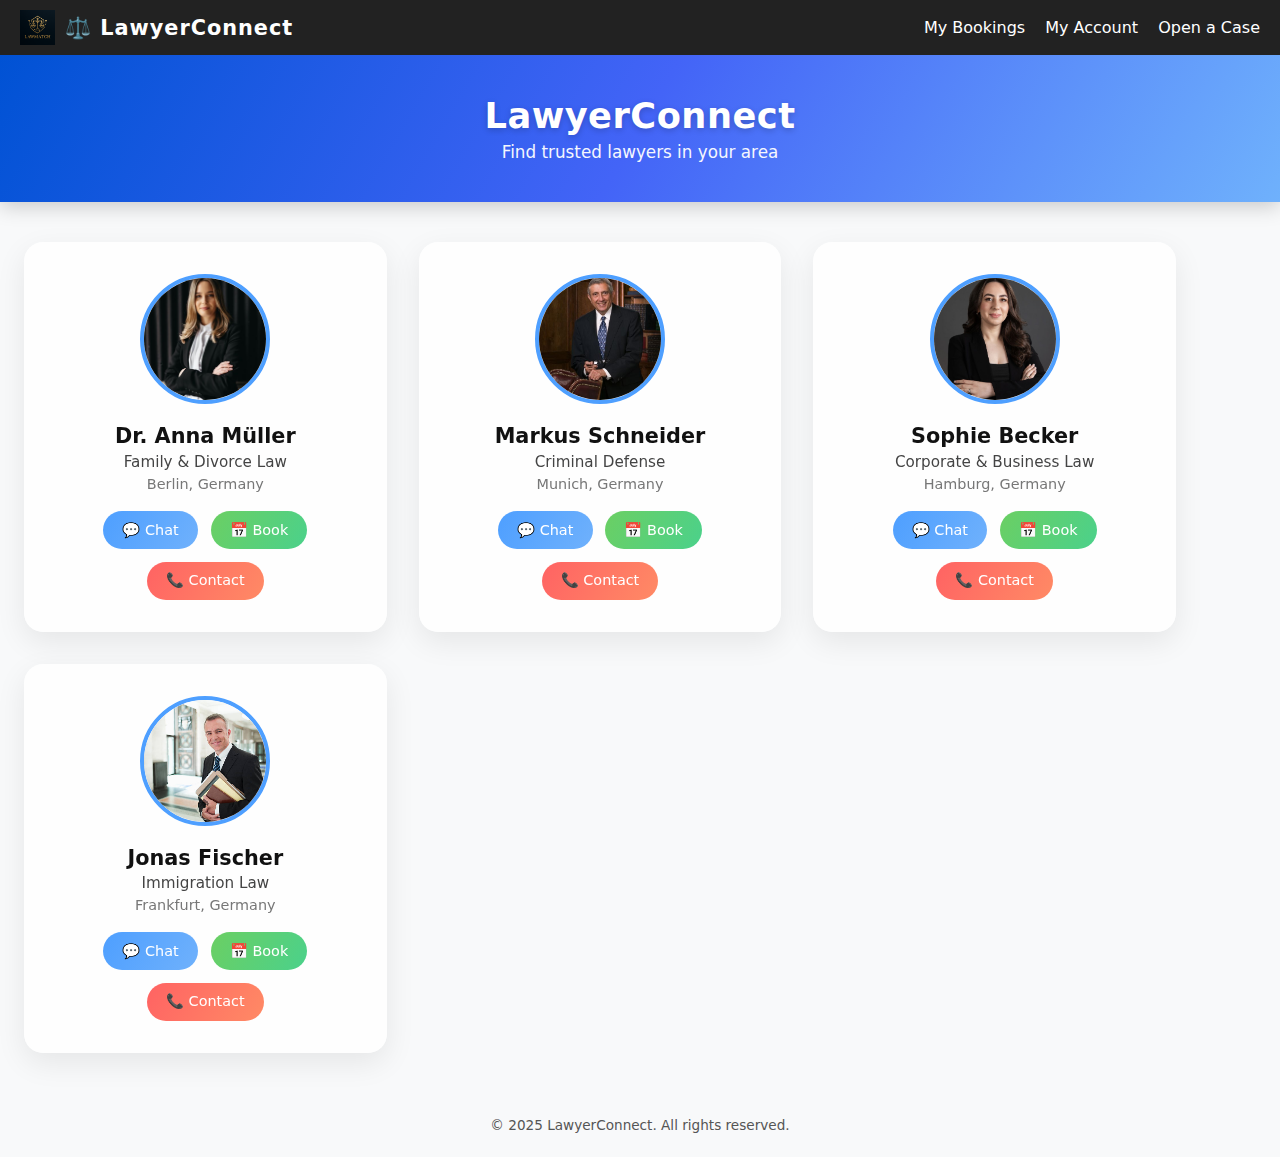
<file: index.html>
<!DOCTYPE html>
<html lang="en">
<head>
  <meta charset="UTF-8" />
  <meta name="viewport" content="width=device-width, initial-scale=1.0" />
  <title>Lawyer Connect</title>
  <link rel="stylesheet" href="style.css" />
</head>
<body>
  <!-- ✅ NAVBAR START -->
  <nav class="navbar">
    <div class="logo"> <img src="images/logo.png" alt="LawyerConnect Logo" class="logo-img" />⚖️ LawyerConnect</div>
    <div class="menu-icon" id="menu-icon">☰</div>
    <div class="menu" id="menu">
      <a href="#">My Bookings</a>
      <a href="#">My Account</a>
      <a href="case.html">Open a Case</a>
    </div>
  </nav>
  <!-- ✅ NAVBAR END -->

  <header class="header">
    <h1>LawyerConnect</h1>
    <p>Find trusted lawyers in your area</p>
  </header>

  <main class="container">
    <!-- Lawyer Card 1 -->
    <div class="lawyer-card">
      <img src="images/lawyer1.jpg" alt="Dr. Anna Müller" class="lawyer-img" />
      <h2>Dr. Anna Müller</h2>
      <p class="specialty">Family & Divorce Law</p>
      <p class="location">Berlin, Germany</p>
      <div class="actions">
        <button class="chat-btn">💬 Chat</button>
        <button class="book-btn">📅 Book</button>
        <button class="contact-btn">📞 Contact</button>
      </div>
    </div>

    <!-- Lawyer Card 2 -->
    <div class="lawyer-card">
      <img src="images/lawyer2.jpg" alt="Markus Schneider" class="lawyer-img" />
      <h2>Markus Schneider</h2>
      <p class="specialty">Criminal Defense</p>
      <p class="location">Munich, Germany</p>
      <div class="actions">
        <button class="chat-btn">💬 Chat</button>
        <button class="book-btn">📅 Book</button>
        <button class="contact-btn">📞 Contact</button>
      </div>
    </div>

    <!-- Lawyer Card 3 -->
    <div class="lawyer-card">
      <img src="images/lawyer3.jpg" alt="Sophie Becker" class="lawyer-img" />
      <h2>Sophie Becker</h2>
      <p class="specialty">Corporate & Business Law</p>
      <p class="location">Hamburg, Germany</p>
      <div class="actions">
        <button class="chat-btn">💬 Chat</button>
        <button class="book-btn">📅 Book</button>
        <button class="contact-btn">📞 Contact</button>
      </div>
    </div>

    <!-- Lawyer Card 4 -->
    <div class="lawyer-card">
      <img src="images/lawyer4.jpg" alt="Jonas Fischer" class="lawyer-img" />
      <h2>Jonas Fischer</h2>
      <p class="specialty">Immigration Law</p>
      <p class="location">Frankfurt, Germany</p>
      <div class="actions">
        <button class="chat-btn">💬 Chat</button>
        <button class="book-btn">📅 Book</button>
        <button class="contact-btn">📞 Contact</button>
      </div>
    </div>
  </main>

  <footer>
    <p>© 2025 LawyerConnect. All rights reserved.</p>
  </footer>
  <script src="script.js"></script>
</body>
</html>
</file>
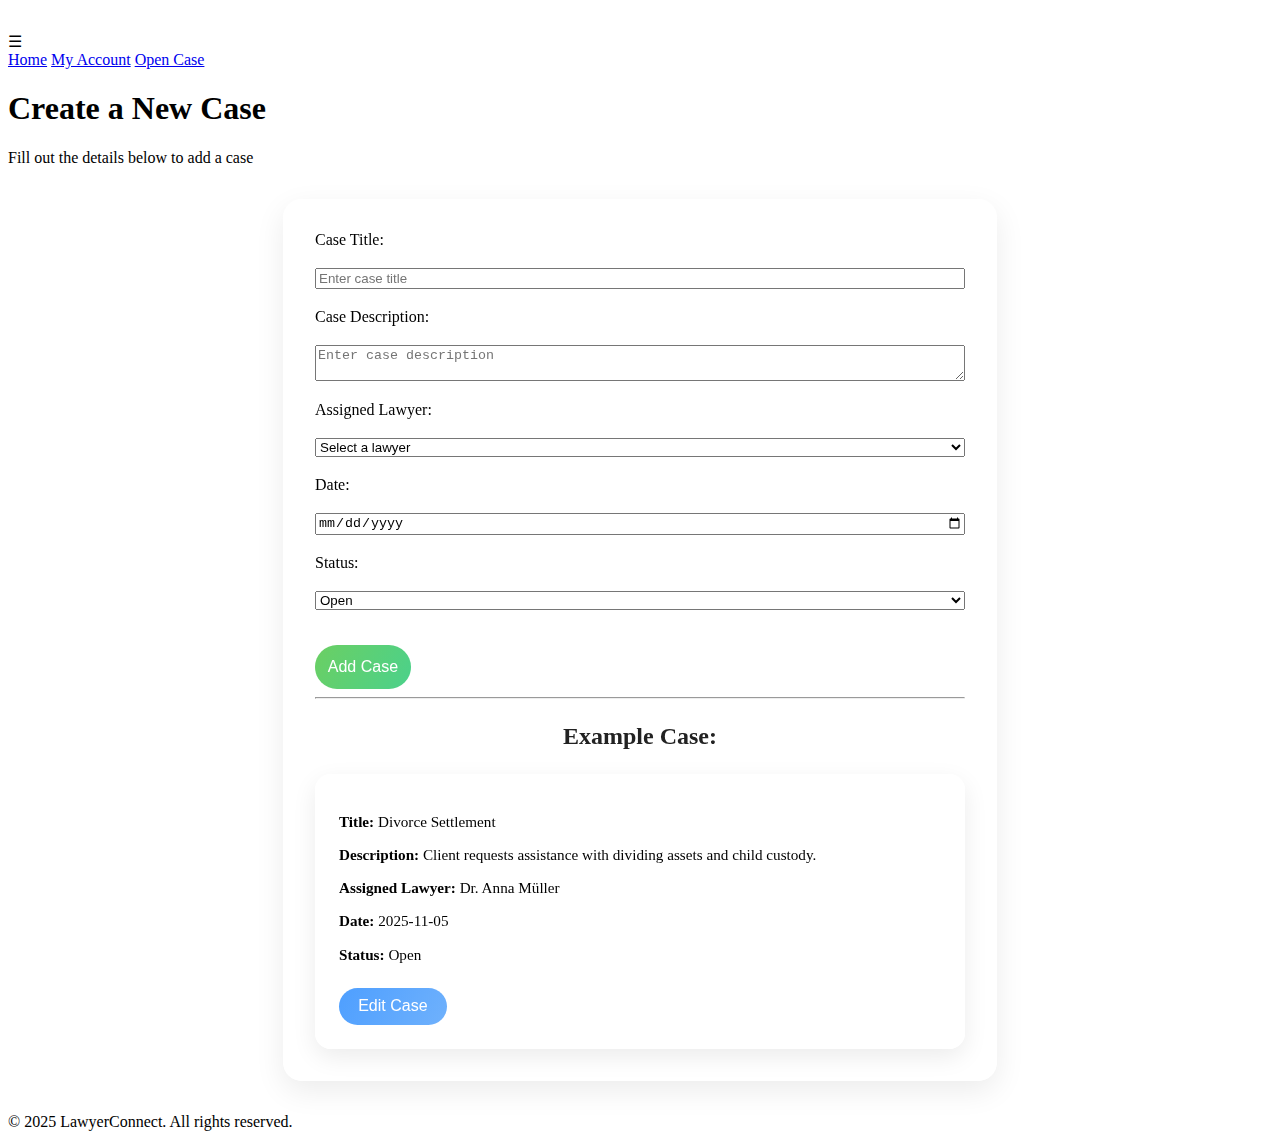
<file: case.html>
<!DOCTYPE html>
<html lang="en">
<head>
  <meta charset="UTF-8" />
  <meta name="viewport" content="width=device-width, initial-scale=1.0" />
  <title>Create Case - LawyerConnect</title>
  <link rel="stylesheet" href="case.css" />
</head>
<body>
  <!-- Navbar -->
  <nav class="navbar">
    <div class="logo">LawyerConnect</div>
    <div class="menu-icon" id="menu-icon">☰</div>
    <div class="menu" id="menu">
      <a href="index.html">Home</a>
      <a href="account.html">My Account</a>
      <a href="case.html">Open Case</a>
    </div>
  </nav>

  <header class="header">
    <h1>Create a New Case</h1>
    <p>Fill out the details below to add a case</p>
  </header>

  <main class="container">
    <div class="case-form-container">
      <form id="case-form">
        <label for="title">Case Title:</label>
        <input type="text" id="title" placeholder="Enter case title" required />

        <label for="description">Case Description:</label>
        <textarea id="description" placeholder="Enter case description" required></textarea>

        <label for="lawyer">Assigned Lawyer:</label>
        <select id="lawyer" required>
          <option value="">Select a lawyer</option>
          <option value="Dr. Anna Müller">Dr. Anna Müller</option>
          <option value="Markus Schneider">Markus Schneider</option>
          <option value="Sophie Becker">Sophie Becker</option>
          <option value="Jonas Fischer">Jonas Fischer</option>
        </select>

        <label for="date">Date:</label>
        <input type="date" id="date" required />

        <label for="status">Status:</label>
        <select id="status" required>
          <option value="open">Open</option>
          <option value="in-progress">In Progress</option>
          <option value="closed">Closed</option>
        </select>

        <button type="submit" class="book-btn">Add Case</button>
      </form>

      <hr />

      <h2>Example Case:</h2>
      <div class="example-case">
        <p><strong>Title:</strong> Divorce Settlement</p>
        <p><strong>Description:</strong> Client requests assistance with dividing assets and child custody.</p>
        <p><strong>Assigned Lawyer:</strong> Dr. Anna Müller</p>
        <p><strong>Date:</strong> 2025-11-05</p>
        <p><strong>Status:</strong> Open</p>
        <button class="edit-btn">Edit Case</button>
      </div>
    </div>
  </main>

  <footer>
    <p>© 2025 LawyerConnect. All rights reserved.</p>
  </footer>

  <script>
    // NAVBAR BURGER MENU
    const menuIcon = document.getElementById("menu-icon");
    const menu = document.getElementById("menu");
    menuIcon.addEventListener("click", () => menu.classList.toggle("show"));

    // FORM SUBMISSION
    const caseForm = document.getElementById("case-form");
    caseForm.addEventListener("submit", (e) => {
      e.preventDefault();
      alert("Case added successfully!");
      caseForm.reset();
    });

    // EDIT EXAMPLE CASE
    const editBtn = document.querySelector(".edit-btn");
    editBtn.addEventListener("click", () => {
      const example = document.querySelector(".example-case");
      const title = example.querySelector("p:nth-child(1)").innerText.replace("Title: ", "");
      const description = example.querySelector("p:nth-child(2)").innerText.replace("Description: ", "");
      const lawyer = example.querySelector("p:nth-child(3)").innerText.replace("Assigned Lawyer: ", "");
      const date = example.querySelector("p:nth-child(4)").innerText.replace("Date: ", "");
      const status = example.querySelector("p:nth-child(5)").innerText.replace("Status: ", "");

      document.getElementById("title").value = title;
      document.getElementById("description").value = description;
      document.getElementById("lawyer").value = lawyer;
      document.getElementById("date").value = date;
      document.getElementById("status").value = status;
    });
  </script>
</body>
</html>
</file>
<file: case.css>
/* ===== Case Page Styles (Modern Inline Form) ===== */
.case-form-container {
  max-width: 650px;
  margin: 2rem auto;
  background: rgba(255, 255, 255, 0.85);
  backdrop-filter: blur(10px);
  padding: 2rem;
  border-radius: 1.2rem;
  box-shadow: 0 10px 30px rgba(0, 0, 0, 0.08);
  transition: all 0.3s ease;
}

.case-form-container h2 {
  margin-top: 1.5rem;
  color: #222;
  text-align: center;
}

.case-form-container form {
  display: flex;
  flex-direction: column;
  gap: 1.2rem;
}

/* Inline label + input rows */
.form-row {
  display: flex;
  flex-direction: column;
  gap: 0.5rem;
}

.form-row label {
  font-weight: 500;
  color: #333;
  width: 150px;
}

.form-row input,
.form-row select,
.form-row textarea {
  padding: 0.7rem 1rem;
  border-radius: 0.7rem;
  border: 1px solid #ccc;
  outline: none;
  font-size: 0.95rem;
  flex: 1;
  transition: all 0.3s ease;
}

.form-row input:focus,
.form-row select:focus,
.form-row textarea:focus {
  border-color: #4e9fff;
  box-shadow: 0 0 8px rgba(78, 159, 255, 0.3);
}

/* For large screens, make rows inline */
@media(min-width: 600px) {
  .form-row {
    flex-direction: row;
    align-items: center;
  }
}

.case-form-container button {
  background: linear-gradient(120deg, #6bcf63, #4bd18b);
  color: #fff;
  border: none;
  padding: 0.8rem;
  font-size: 1rem;
  font-weight: 500;
  border-radius: 2rem;
  cursor: pointer;
  transition: all 0.3s ease;
  width: fit-content;
  margin-top: 1rem;
}

.case-form-container button:hover {
  transform: translateY(-2px);
  box-shadow: 0 4px 15px rgba(0, 0, 0, 0.15);
}

/* ===== Example Case Card ===== */
.example-case {
  background: rgba(255, 255, 255, 0.9);
  backdrop-filter: blur(8px);
  padding: 1.5rem;
  border-radius: 1rem;
  box-shadow: 0 8px 25px rgba(0, 0, 0, 0.08);
  margin-top: 1.5rem;
  transition: all 0.3s ease;
}

.example-case p {
  margin-bottom: 0.5rem;
  font-size: 0.95rem;
}

.example-case .edit-btn {
  margin-top: 1rem;
  background: linear-gradient(120deg, #4e9fff, #6fb1fc);
  color: #fff;
  border: none;
  padding: 0.6rem 1.2rem;
  border-radius: 2rem;
  cursor: pointer;
  font-weight: 500;
  transition: all 0.3s ease;
}

.example-case .edit-btn:hover {
  transform: translateY(-2px);
  box-shadow: 0 4px 15px rgba(0, 0, 0, 0.12);
}
.logo {
  display: flex;
  align-items: center;
  gap: 10px; /* space between logo and text */
  font-size: 1.3em;
  font-weight: 600;
  color: #fff;
}

.logo-img {
  width: 35px;   /* adjust size */
  height: 35px;
  object-fit: contain;
}


/* ===== Responsive ===== */
@media (max-width: 768px) {
  .case-form-container {
    margin: 1rem;
    padding: 1.5rem;
  }

  .example-case {
    padding: 1rem;
  }

  .form-row {
    flex-direction: column;
    gap: 0.5rem;
  }
}
</file>
<file: style.css>
/* ===== Base Reset ===== */
* {
  margin: 0;
  padding: 0;
  box-sizing: border-box;
  font-family: "Poppins", system-ui, sans-serif;
}

body {
  margin: 0;
  font-family: Poppins, sans-serif;
  background: #f8f9fa;
}

/* ===== Navbar ===== */
.navbar {
  display: flex;
  justify-content: space-between;
  align-items: center;
  background: #222;
  color: #fff;
  padding: 10px 20px;
  position: sticky;
  top: 0;
  z-index: 20;
}

.logo {
  font-size: 1.4em;
  font-weight: 600;
  letter-spacing: 1px;
}

.menu-icon {
  display: none;
  font-size: 1.8em;
  cursor: pointer;
  transition: transform 0.3s ease;
}

/* Menu links */
.menu {
  display: flex;
  gap: 20px;
}

.menu a {
  text-decoration: none;
  color: #fff;
  transition: 0.3s;
}

.menu a:hover {
  color: #00bcd4;
}

/* ===== Header ===== */
.header {
  text-align: center;
  padding: 2.5rem 1rem;
  background: linear-gradient(120deg, #0052d4, #4364f7, #6fb1fc);
  color: #fff;
  width: 100%;
  box-shadow: 0 4px 20px rgba(0, 0, 0, 0.2);
}

.header h1 {
  font-size: 2.2rem;
  letter-spacing: 0.5px;
  margin-bottom: 0.4rem;
  text-shadow: 0 2px 6px rgba(0, 0, 0, 0.2);
}

.header p {
  opacity: 0.95;
  font-size: 1.05rem;
}

/* ===== Container ===== */
.container {
  display: grid;
  grid-template-columns: repeat(auto-fit, minmax(280px, 1fr));
  gap: 2rem;
  padding: 2.5rem 1.5rem;
  width: 100%;
  max-width: 1200px;
  animation: fadeSlide 0.6s ease-out;
}

/* ===== Lawyer Cards ===== */
.lawyer-card {
  background: rgba(255, 255, 255, 0.8);
  backdrop-filter: blur(10px);
  border-radius: 1.2rem;
  box-shadow: 0 10px 30px rgba(0, 0, 0, 0.08);
  text-align: center;
  padding: 2rem 1.5rem;
  transition: all 0.4s ease;
  cursor: pointer;
  transform: translateY(0);
  position: relative;
  overflow: hidden;
}

.lawyer-card:hover {
  transform: translateY(-10px) scale(1.02);
  box-shadow: 0 15px 40px rgba(0, 0, 0, 0.12);
}

.lawyer-img {
  width: 130px;
  height: 130px;
  border-radius: 50%;
  object-fit: cover;
  margin-bottom: 1rem;
  border: 4px solid #4e9fff;
  transition: 0.4s;
}

.lawyer-card:hover .lawyer-img {
  border-color: #6bcf63;
  transform: scale(1.05);
}

.lawyer-card h2 {
  font-size: 1.3rem;
  color: #111;
  margin-bottom: 0.3rem;
  font-weight: 600;
}

.specialty {
  color: #444;
  font-size: 0.95rem;
  margin-bottom: 0.3rem;
}

.location {
  color: #777;
  font-size: 0.9rem;
  margin-bottom: 1.2rem;
}
.logo {
  display: flex;
  align-items: center;
  gap: 10px; /* space between logo and text */
  font-size: 1.3em;
  font-weight: 600;
  color: #fff;
}

.logo-img {
  width: 35px;   /* adjust size */
  height: 35px;
  object-fit: contain;
}


/* ===== Action Buttons ===== */
.actions {
  display: flex;
  justify-content: center;
  gap: 0.8rem;
  flex-wrap: wrap;
}

.actions button {
  border: none;
  outline: none;
  padding: 0.65rem 1.2rem;
  border-radius: 2rem;
  cursor: pointer;
  font-weight: 500;
  font-size: 0.9rem;
  transition: all 0.3s ease;
  color: white;
  position: relative;
  overflow: hidden;
}

.actions button::after {
  content: "";
  position: absolute;
  top: 0;
  left: -100%;
  width: 100%;
  height: 100%;
  background: rgba(255, 255, 255, 0.2);
  transition: left 0.4s ease;
}

.actions button:hover::after {
  left: 100%;
}

.chat-btn {
  background: linear-gradient(120deg, #4e9fff, #6fb1fc);
}

.book-btn {
  background: linear-gradient(120deg, #6bcf63, #4bd18b);
}

.contact-btn {
  background: linear-gradient(120deg, #ff6363, #ff8a65);
}

.actions button:hover {
  transform: translateY(-3px);
  box-shadow: 0 4px 15px rgba(0, 0, 0, 0.15);
}

/* ===== Modal ===== */
.modal {
  position: fixed;
  top: 0;
  left: 0;
  width: 100%;
  height: 100%;
  background: rgba(0, 0, 0, 0.55);
  display: none;
  align-items: center;
  justify-content: center;
  z-index: 999;
  animation: fadeIn 0.3s ease;
}

.modal.active {
  display: flex;
}

.modal-content {
  background: #fff;
  padding: 2rem;
  border-radius: 1rem;
  width: 90%;
  max-width: 420px;
  box-shadow: 0 10px 40px rgba(0, 0, 0, 0.2);
  text-align: center;
  position: relative;
  animation: popIn 0.4s ease;
}

.close-btn {
  position: absolute;
  top: 12px;
  right: 18px;
  font-size: 1.5rem;
  cursor: pointer;
  color: #666;
  transition: 0.3s;
}

.close-btn:hover {
  color: #000;
}

/* ===== Chat Box ===== */
.chat-box input {
  width: 85%;
  padding: 0.7rem;
  margin-top: 1rem;
  border-radius: 0.6rem;
  border: 1px solid #ccc;
  outline: none;
}

.chat-box .send-btn {
  margin-top: 1rem;
  background: linear-gradient(120deg, #4e9fff, #6fb1fc);
  color: #fff;
  border: none;
  padding: 0.6rem 1.4rem;
  border-radius: 2rem;
  cursor: pointer;
  transition: 0.3s;
}

.chat-box .send-btn:hover {
  transform: scale(1.05);
}

/* ===== Booking Form ===== */
.book-form {
  display: flex;
  flex-direction: column;
  gap: 1rem;
  margin-top: 1rem;
}

.book-form input {
  padding: 0.7rem;
  border: 1px solid #ccc;
  border-radius: 0.6rem;
  outline: none;
}

.book-form button {
  background: linear-gradient(120deg, #6bcf63, #4bd18b);
  color: #fff;
  border: none;
  padding: 0.7rem;
  border-radius: 2rem;
  cursor: pointer;
  transition: 0.3s;
}

.book-form button:hover {
  transform: translateY(-3px);
}

/* ===== Footer ===== */
footer {
  text-align: center;
  padding: 1.5rem;
  font-size: 0.85rem;
  color: #555;
  margin-top: auto;
}

/* ===== Animations ===== */
@keyframes fadeSlide {
  from { opacity: 0; transform: translateY(15px); }
  to { opacity: 1; transform: translateY(0); }
}

@keyframes fadeIn {
  from { opacity: 0; }
  to { opacity: 1; }
}

@keyframes popIn {
  from { transform: scale(0.8); opacity: 0; }
  to { transform: scale(1); opacity: 1; }
}

/* ===== Responsive ===== */
@media (max-width: 768px) {
  .header h1 {
    font-size: 1.8rem;
  }

  .container {
    padding: 1.5rem;
    gap: 1.5rem;
  }

  .lawyer-card {
    padding: 1.5rem 1rem;
  }

  /* ===== Burger Menu ===== */
  .menu {
    flex-direction: column;
    background: #333;
    position: absolute;
    top: 60px;
    right: 0;
    width: 200px;
    border-radius: 8px;
    overflow: hidden;
    transform: scaleY(0);
    transform-origin: top;
    transition: transform 0.3s ease-in-out, opacity 0.3s ease-in-out;
    opacity: 0;
  }

  .menu.show {
    transform: scaleY(1);
    opacity: 1;
  }

  .menu-icon {
    display: block;
  }
}
</file>
